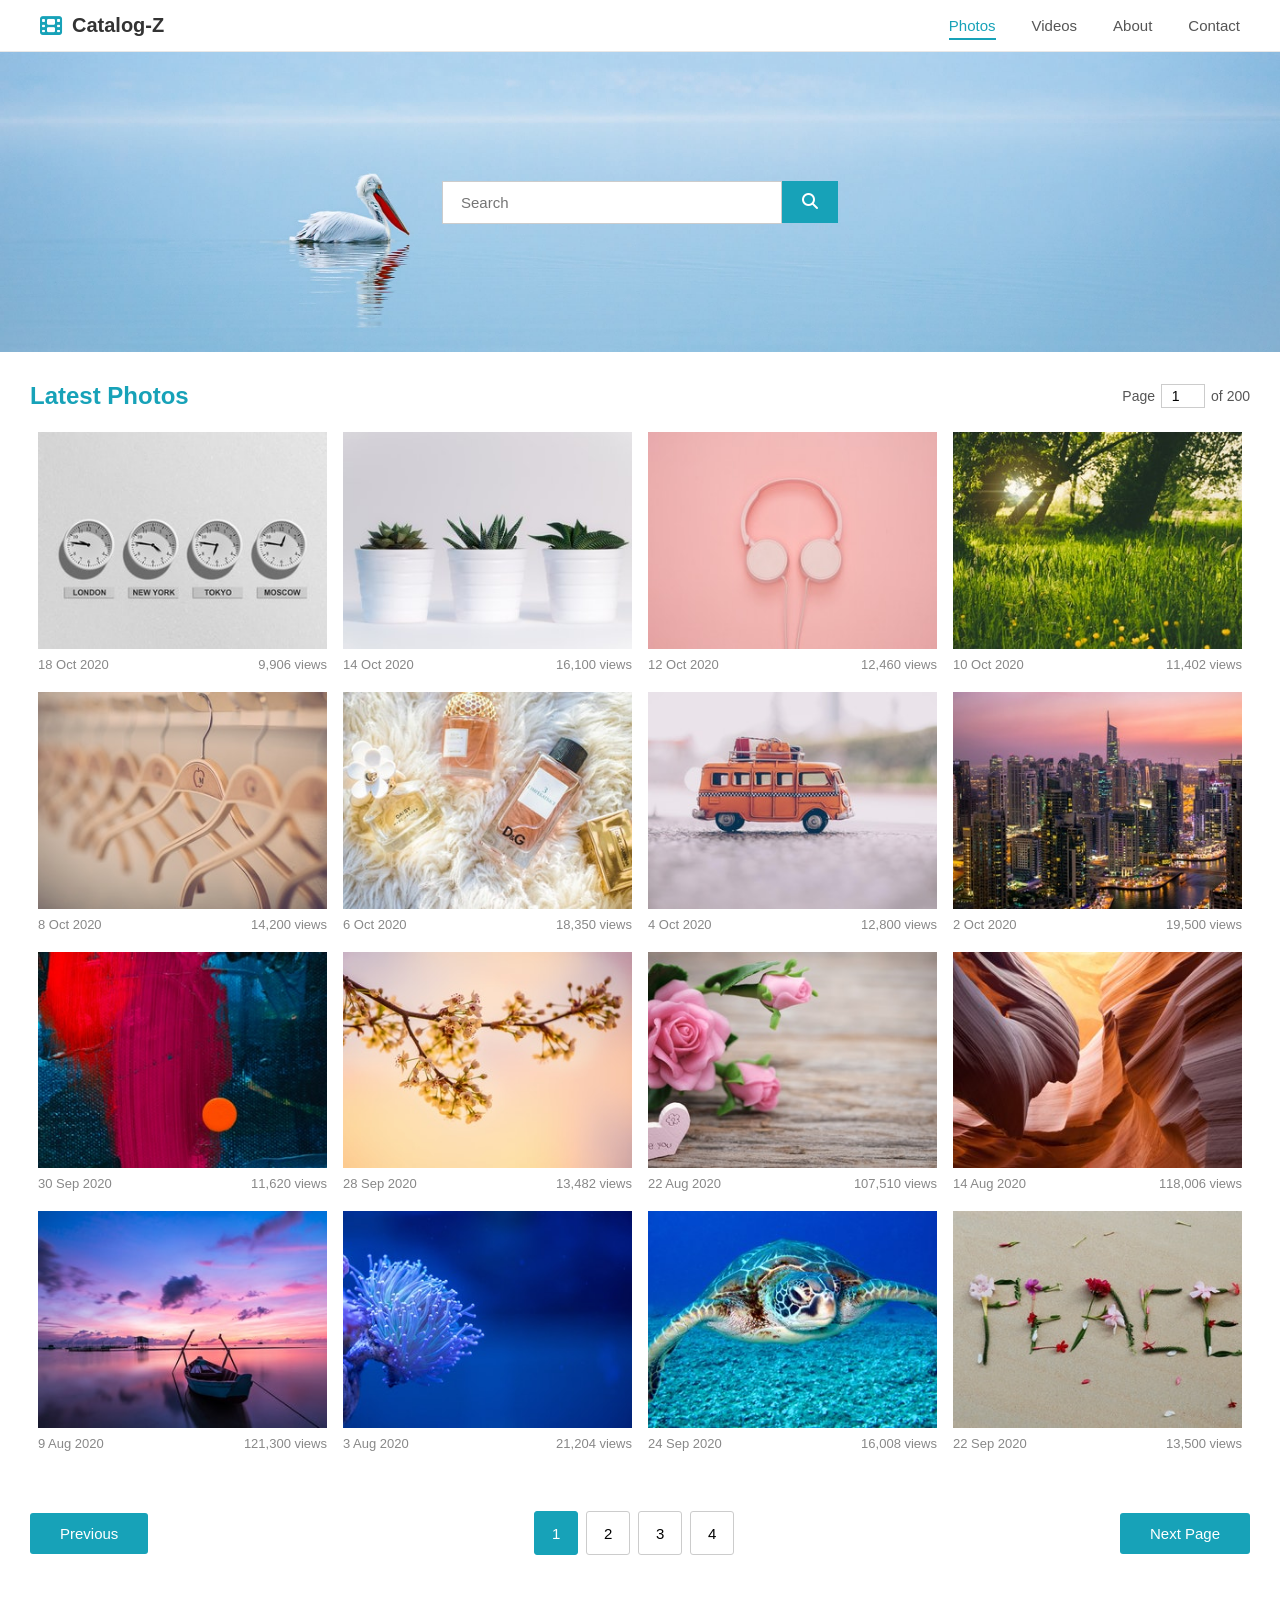
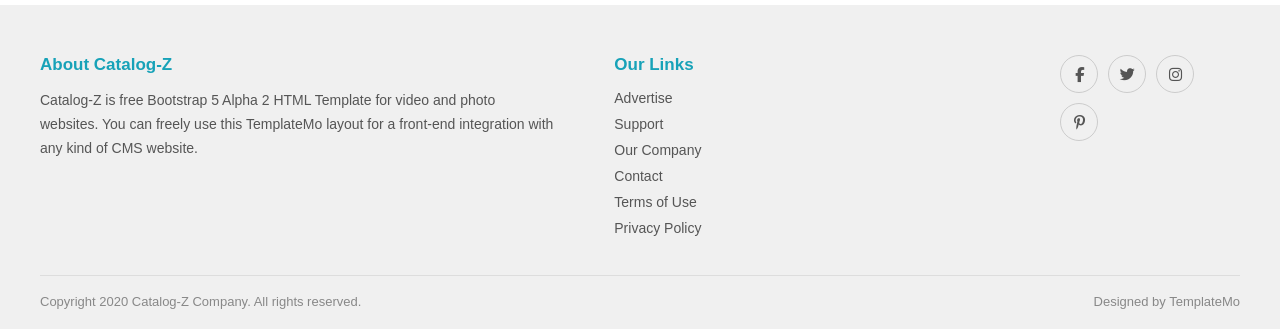
<file: index.html>
<!DOCTYPE html>
<html lang="en">
<head>
  <meta charset="UTF-8" />
  <meta name="viewport" content="width=device-width, initial-scale=1.0"/>
  <title>Catalog-Z - Photos</title>
  <link rel="stylesheet" href="style.css" />
  <link rel="stylesheet" href="https://cdnjs.cloudflare.com/ajax/libs/font-awesome/6.5.0/css/all.min.css"/>
</head>
<body>

  <nav class="navbar">
    <div class="nav-brand">
      <i class="fa fa-film"></i>
      <span>Catalog-Z</span>
    </div>
    <ul class="nav-links">
      <li><a href="index.html" class="active">Photos</a></li>
      <li><a href="#">Videos</a></li>
      <li><a href="#">About</a></li>
      <li><a href="#">Contact</a></li>
    </ul>
  </nav>

  
  <section class="hero">
    <div class="hero-search">
      <input type="text" placeholder="Search" />
      <button type="button"><i class="fa fa-search"></i></button>
    </div>
  </section>

  <main class="main-content">

    <div class="section-header">
      <h2>Latest Photos</h2>
      <div class="page-indicator">
        Page <input type="number" value="1" min="1" max="200" /> of 200
      </div>
    </div>

    <div class="photo-grid">

      <a href="photo.html" class="photo-card">
        <div class="card-img-wrap">
          <img src="images/img-01.jpg" alt="World Clocks" />
          <div class="card-overlay">
            <div class="card-overlay-border">
              <span>CLOCKS</span>
            </div>
          </div>
        </div>
        <div class="card-meta">
          <span class="card-date">18 Oct 2020</span>
          <span class="card-views">9,906 views</span>
        </div>
      </a>

      <a href="photo.html" class="photo-card">
        <div class="card-img-wrap">
          <img src="images/img-02.jpg" alt="Succulents" />
          <div class="card-overlay">
            <div class="card-overlay-border">
              <span>SUCCULENTS</span>
            </div>
          </div>
        </div>
        <div class="card-meta">
          <span class="card-date">14 Oct 2020</span>
          <span class="card-views">16,100 views</span>
        </div>
      </a>
      <a href="photo.html" class="photo-card">
        <div class="card-img-wrap">
          <img src="images/img-03.jpg" alt="Green Nature" />
          <div class="card-overlay">
            <div class="card-overlay-border">
              <span>NATURE</span>
            </div>
          </div>
        </div>
        <div class="card-meta">
          <span class="card-date">12 Oct 2020</span>
          <span class="card-views">12,460 views</span>
        </div>
      </a>

      <a href="photo.html" class="photo-card">
        <div class="card-img-wrap">
          <img src="images/img-04.jpg" alt="Headphones" />
          <div class="card-overlay">
            <div class="card-overlay-border">
              <span>HEADPHONES</span>
            </div>
          </div>
        </div>
        <div class="card-meta">
          <span class="card-date">10 Oct 2020</span>
          <span class="card-views">11,402 views</span>
        </div>
      </a>

      <a href="photo.html" class="photo-card">
        <div class="card-img-wrap">
          <img src="images/img-05.jpg" alt="Hangers" />
          <div class="card-overlay">
            <div class="card-overlay-border">
              <span>HANGERS</span>
            </div>
          </div>
        </div>
        <div class="card-meta">
          <span class="card-date">8 Oct 2020</span>
          <span class="card-views">14,200 views</span>
        </div>
      </a>

      <a href="photo.html" class="photo-card">
        <div class="card-img-wrap">
          <img src="images/img-06.jpg" alt="Perfumes" />
          <div class="card-overlay">
            <div class="card-overlay-border">
              <span>PERFUMES</span>
            </div>
          </div>
        </div>
        <div class="card-meta">
          <span class="card-date">6 Oct 2020</span>
          <span class="card-views">18,350 views</span>
        </div>
      </a>

      <a href="photo.html" class="photo-card">
        <div class="card-img-wrap">
          <img src="images/img-07.jpg" alt="Toy Van" />
          <div class="card-overlay">
            <div class="card-overlay-border">
              <span>TOY VAN</span>
            </div>
          </div>
        </div>
        <div class="card-meta">
          <span class="card-date">4 Oct 2020</span>
          <span class="card-views">12,800 views</span>
        </div>
      </a>

      <a href="photo.html" class="photo-card">
        <div class="card-img-wrap">
          <img src="images/img-08.jpg" alt="City Sunset" />
          <div class="card-overlay">
            <div class="card-overlay-border">
              <span>CITY SUNSET</span>
            </div>
          </div>
        </div>
        <div class="card-meta">
          <span class="card-date">2 Oct 2020</span>
          <span class="card-views">19,500 views</span>
        </div>
      </a>

      <a href="photo.html" class="photo-card">
        <div class="card-img-wrap">
          <img src="images/img-09.jpg" alt="Shoes on Sand" />
          <div class="card-overlay">
            <div class="card-overlay-border">
              <span>SHOES</span>
            </div>
          </div>
        </div>
        <div class="card-meta">
          <span class="card-date">30 Sep 2020</span>
          <span class="card-views">11,620 views</span>
        </div>
      </a>

      <a href="photo.html" class="photo-card">
        <div class="card-img-wrap">
          <img src="images/img-10.jpg" alt="Perfume Bottles" />
          <div class="card-overlay">
            <div class="card-overlay-border">
              <span>PERFUMES</span>
            </div>
          </div>
        </div>
        <div class="card-meta">
          <span class="card-date">28 Sep 2020</span>
          <span class="card-views">13,482 views</span>
        </div>
      </a>

      <a href="photo.html" class="photo-card">
        <div class="card-img-wrap">
          <img src="images/img-11.jpg" alt="Purple Sunset" />
          <div class="card-overlay">
            <div class="card-overlay-border">
              <span>SUNSET</span>
            </div>
          </div>
        </div>
        <div class="card-meta">
          <span class="card-date">22 Aug 2020</span>
          <span class="card-views">107,510 views</span>
        </div>
      </a>

      <a href="photo.html" class="photo-card">
        <div class="card-img-wrap">
          <img src="images/img-12.jpg" alt="Blue Coral" />
          <div class="card-overlay">
            <div class="card-overlay-border">
              <span>CORAL</span>
            </div>
          </div>
        </div>
        <div class="card-meta">
          <span class="card-date">14 Aug 2020</span>
          <span class="card-views">118,006 views</span>
        </div>
      </a>

      <a href="photo.html" class="photo-card">
        <div class="card-img-wrap">
          <img src="images/img-13.jpg" alt="Sea Turtle" />
          <div class="card-overlay">
            <div class="card-overlay-border">
              <span>SEA TURTLE</span>
            </div>
          </div>
        </div>
        <div class="card-meta">
          <span class="card-date">9 Aug 2020</span>
          <span class="card-views">121,300 views</span>
        </div>
      </a>

      <a href="photo.html" class="photo-card">
        <div class="card-img-wrap">
          <img src="images/img-14.jpg" alt="Peace Sign" />
          <div class="card-overlay">
            <div class="card-overlay-border">
              <span>PEACE</span>
            </div>
          </div>
        </div>
        <div class="card-meta">
          <span class="card-date">3 Aug 2020</span>
          <span class="card-views">21,204 views</span>
        </div>
      </a>

      <a href="photo.html" class="photo-card">
        <div class="card-img-wrap">
          <img src="images/img-15.jpg" alt="Abstract Colors" />
          <div class="card-overlay">
            <div class="card-overlay-border">
              <span>ABSTRACT</span>
            </div>
          </div>
        </div>
        <div class="card-meta">
          <span class="card-date">24 Sep 2020</span>
          <span class="card-views">16,008 views</span>
        </div>
      </a>

      <a href="photo.html" class="photo-card">
        <div class="card-img-wrap">
          <img src="images/img-16.jpg" alt="Night City" />
          <div class="card-overlay">
            <div class="card-overlay-border">
              <span>NIGHT CITY</span>
            </div>
          </div>
        </div>
        <div class="card-meta">
          <span class="card-date">22 Sep 2020</span>
          <span class="card-views">13,500 views</span>
        </div>
      </a>

    </div>
    <div class="pagination">
      <button class="btn-prev">Previous</button>
      <div class="page-numbers">
        <button class="active">1</button>
        <button>2</button>
        <button>3</button>
        <button>4</button>
      </div>
      <button class="btn-next">Next Page</button>
    </div>

  </main>

  <footer class="footer">
    <div class="footer-inner">

      <div class="footer-about">
        <h4>About Catalog-Z</h4>
        <p>Catalog-Z is free Bootstrap 5 Alpha 2 HTML Template for video and photo websites. You can freely use this TemplateMo layout for a front-end integration with any kind of CMS website.</p>
      </div>

      <div class="footer-links">
        <h4>Our Links</h4>
        <div class="footer-links-row">
          <ul>
            <li><a href="#">Advertise</a></li>
            <li><a href="#">Support</a></li>
            <li><a href="#">Our Company</a></li>
            <li><a href="#">Contact</a></li>
          </ul>
          <ul>
            <li><a href="#">Terms of Use</a></li>
            <li><a href="#">Privacy Policy</a></li>
          </ul>
        </div>
      </div>

      <div class="footer-social-wrap">
        <div class="footer-social">
          <a href="#"><i class="fab fa-facebook-f"></i></a>
          <a href="#"><i class="fab fa-twitter"></i></a>
          <a href="#"><i class="fab fa-instagram"></i></a>
          <a href="#"><i class="fab fa-pinterest-p"></i></a>
        </div>
      </div>

    </div>

    <div class="footer-bottom">
      <p>Copyright 2020 Catalog-Z Company. All rights reserved.</p>
      <p>Designed by TemplateMo</p>
    </div>
  </footer>

</body>
</html>
</file>
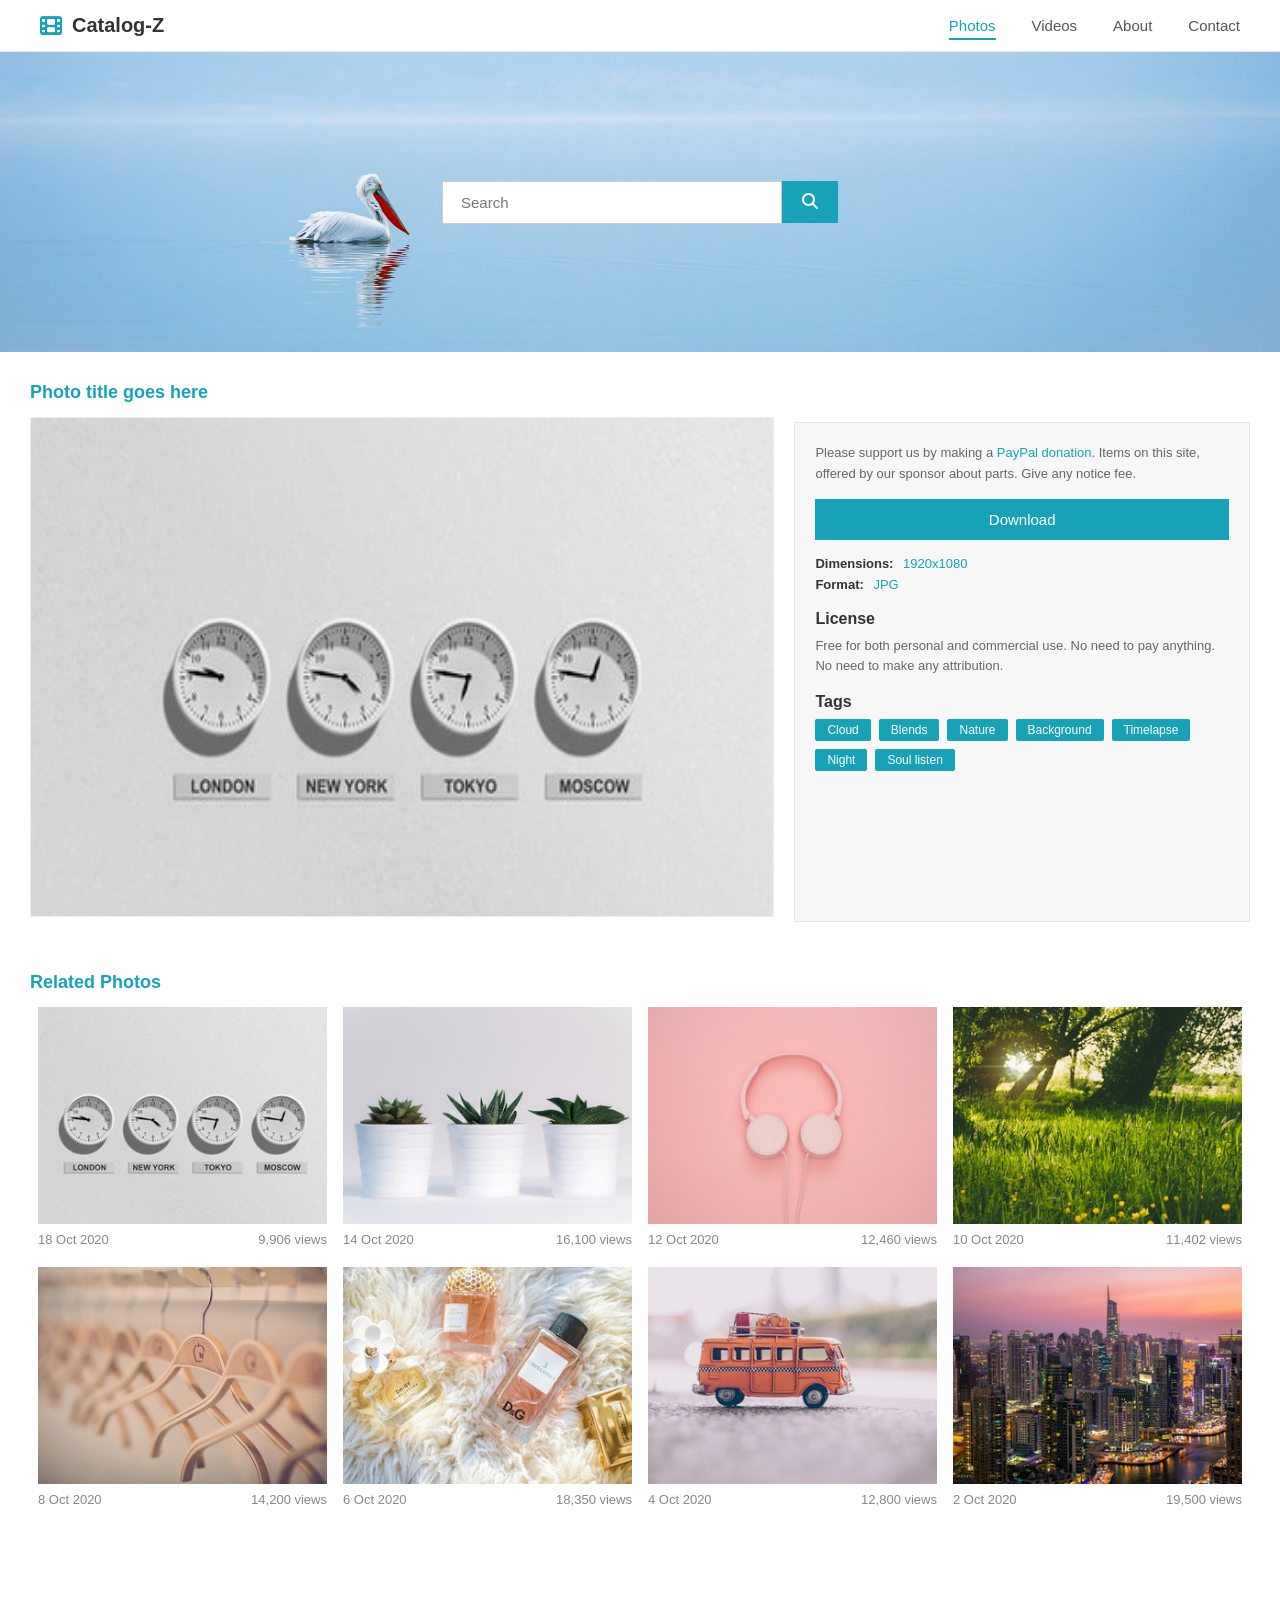
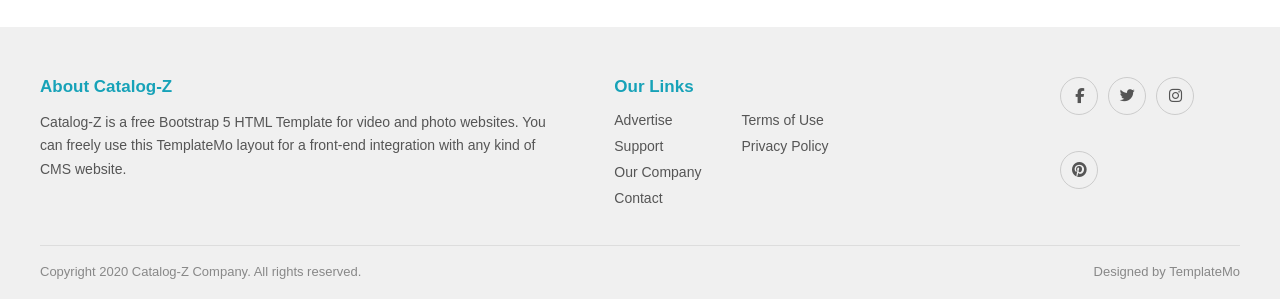
<file: photo.html>
<!DOCTYPE html>
<html lang="en">
<head>
  <meta charset="UTF-8"/>
  <meta name="viewport" content="width=device-width, initial-scale=1.0"/>
  <title>Catalog-Z - Photo Detail</title>
  <link rel="stylesheet" href="style.css"/>
  <link rel="stylesheet" href="https://cdnjs.cloudflare.com/ajax/libs/font-awesome/6.4.0/css/all.min.css"/>
</head>
<body>

  <nav class="navbar">
    <div class="nav-brand">
      <i class="fa fa-film"></i>
      <span>Catalog-Z</span>
    </div>
    <ul class="nav-links">
      <li><a href="../index.html" class="active">Photos</a></li>
      <li><a href="#">Videos</a></li>
      <li><a href="#">About</a></li>
      <li><a href="#">Contact</a></li>
    </ul>
  </nav>

  <div class="hero hero-small">
    <div class="hero-search">
      <input type="text" placeholder="Search"/>
      <button><i class="fa fa-search"></i></button>
    </div>
  </div>

  <main class="detail-main">
    <div class="detail-container">
      
      <div class="detail-photo-wrap">
        <h3 id="detail-title" class="detail-title">Photo title goes here</h3>
        <img id="detail-img" src="images/img-01.jpg" alt="Photo" class="detail-img"/>
      </div>

      <div class="detail-info">
        <p class="detail-support-text">
          Please support us by making a <a href="#">PayPal donation</a>. Items on this site, offered by our sponsor about parts. Give any notice fee.
        </p>
        <button class="btn-download">Download</button>

        <div class="detail-meta">
          <p><span>Dimensions:</span> <a href="#">1920x1080</a></p>
          <p><span>Format:</span> <a href="#">JPG</a></p>
        </div>

        <div class="detail-license">
          <h4>License</h4>
          <p>Free for both personal and commercial use. No need to pay anything. No need to make any attribution.</p>
        </div>

        <div class="detail-tags">
          <h4>Tags</h4>
          <div class="tag-list" id="detail-tags">
            <a href="#">Cloud</a>
            <a href="#">Blends</a>
            <a href="#">Nature</a>
            <a href="#">Background</a>
            <a href="#">Timelapse</a>
            <a href="#">Night</a>
            <a href="#">Soul listen</a>
          </div>
        </div>
      </div>
    </div>

    <h3 class="detail-title">Related Photos</h3>
     <div class="photo-grid">

      <a href="photo.html" class="photo-card">
        <div class="card-img-wrap">
        
          <img src="images/img-01.jpg" alt="World Clocks" />
          <div class="card-overlay">
            <div class="card-overlay-border">
              <span>CLOCKS</span>
            </div>
          </div>
        </div>
        <div class="card-meta">
          <span class="card-date">18 Oct 2020</span>
          <span class="card-views">9,906 views</span>
        </div>
      </a>

      <a href="photo.html" class="photo-card">
        <div class="card-img-wrap">
          <img src="images/img-02.jpg" alt="Succulents" />
          <div class="card-overlay">
            <div class="card-overlay-border">
              <span>SUCCULENTS</span>
            </div>
          </div>
        </div>
        <div class="card-meta">
          <span class="card-date">14 Oct 2020</span>
          <span class="card-views">16,100 views</span>
        </div>
      </a>

      <a href="photo.html" class="photo-card">
        <div class="card-img-wrap">
          <img src="images/img-03.jpg" alt="Green Nature" />
          <div class="card-overlay">
            <div class="card-overlay-border">
              <span>NATURE</span>
            </div>
          </div>
        </div>
        <div class="card-meta">
          <span class="card-date">12 Oct 2020</span>
          <span class="card-views">12,460 views</span>
        </div>
      </a>

      <a href="photo.html" class="photo-card">
        <div class="card-img-wrap">
          <img src="images/img-04.jpg" alt="Headphones" />
          <div class="card-overlay">
            <div class="card-overlay-border">
              <span>HEADPHONES</span>
            </div>
          </div>
        </div>
        <div class="card-meta">
          <span class="card-date">10 Oct 2020</span>
          <span class="card-views">11,402 views</span>
        </div>
      </a>

      <a href="photo.html" class="photo-card">
        <div class="card-img-wrap">
          <img src="images/img-05.jpg" alt="Hangers" />
          <div class="card-overlay">
            <div class="card-overlay-border">
              <span>HANGERS</span>
            </div>
          </div>
        </div>
        <div class="card-meta">
          <span class="card-date">8 Oct 2020</span>
          <span class="card-views">14,200 views</span>
        </div>
      </a>

      <a href="photo.html" class="photo-card">
        <div class="card-img-wrap">
          <img src="images/img-06.jpg" alt="Perfumes" />
          <div class="card-overlay">
            <div class="card-overlay-border">
              <span>PERFUMES</span>
            </div>
          </div>
        </div>
        <div class="card-meta">
          <span class="card-date">6 Oct 2020</span>
          <span class="card-views">18,350 views</span>
        </div>
      </a>

      <a href="photo.html" class="photo-card">
        <div class="card-img-wrap">
          <img src="images/img-07.jpg" alt="Toy Van" />
          <div class="card-overlay">
            <div class="card-overlay-border">
              <span>TOY VAN</span>
            </div>
          </div>
        </div>
        <div class="card-meta">
          <span class="card-date">4 Oct 2020</span>
          <span class="card-views">12,800 views</span>
        </div>
      </a>

      <a href="photo.html" class="photo-card">
        <div class="card-img-wrap">
          <img src="images/img-08.jpg" alt="City Sunset" />
          <div class="card-overlay">
            <div class="card-overlay-border">
              <span>CITY SUNSET</span>
            </div>
          </div>
        </div>
        <div class="card-meta">
          <span class="card-date">2 Oct 2020</span>
          <span class="card-views">19,500 views</span>
        </div>
      </a>

    </div>
  </main>

  <footer class="footer">
    <div class="footer-inner">
      <div class="footer-about">
        <h4>About Catalog-Z</h4>
        <p>Catalog-Z is a free Bootstrap 5 HTML Template for video and photo websites. You can freely use this TemplateMo layout for a front-end integration with any kind of CMS website.</p>
      </div>
      <div class="footer-links">
        <h4>Our Links</h4>
        <div class="footer-links-cols">
          <ul>
            <li><a href="#">Advertise</a></li>
            <li><a href="#">Support</a></li>
            <li><a href="#">Our Company</a></li>
            <li><a href="#">Contact</a></li>
          </ul>
          <ul>
            <li><a href="#">Terms of Use</a></li>
            <li><a href="#">Privacy Policy</a></li>
          </ul>
        </div>
      </div>
      <div class="footer-social">
        <a href="#"><i class="fab fa-facebook-f"></i></a>
        <a href="#"><i class="fab fa-twitter"></i></a>
        <a href="#"><i class="fab fa-instagram"></i></a>
        <a href="#"><i class="fab fa-pinterest"></i></a>
      </div>
    </div>
    <div class="footer-bottom">
      <p>Copyright 2020 Catalog-Z Company. All rights reserved.</p>
      <p>Designed by TemplateMo</p>
    </div>
  </footer>
</body>
</html>
</file>
<file: style.css>
*, *::before, *::after {
  box-sizing: border-box;
  margin: 0;
  padding: 0;
}

body {
  font-family: 'Segoe UI', Tahoma, Geneva, Verdana, sans-serif;
  color: #333;
  background: #fff;
}

a {
  text-decoration: none;
  color: inherit;
}

.navbar {
  position: sticky;
  top: 0;
  z-index: 1000;
  background: #fff;
  border-bottom: 1px solid #e8e8e8;
  display: flex;
  align-items: center;
  justify-content: space-between;
  padding: 14px 40px;
}

.nav-brand {
  display: flex;
  align-items: center;
  gap: 10px;
  font-size: 20px;
  font-weight: 600;
  color: #333;
}

.nav-brand i {
  color: #17a2b8;
  font-size: 22px;
}

.nav-links {
  display: flex;
  list-style: none;
  gap: 36px;
}

.nav-links a {
  font-size: 15px;
  color: #555;
  padding-bottom: 4px;
  transition: color 0.2s;
}

.nav-links a:hover,
.nav-links a.active {
  color: #17a2b8;
  border-bottom: 2px solid #17a2b8;
}


.hero {

  height: 300px;
  background-image: url('images/hero.jpg');
  background-repeat: no-repeat;
background-size: cover;
  background-position: center;
  background-size: cover;
  background-attachment: scroll; 
  display: flex;
  align-items: center;
  justify-content: center;
}

.hero-small {
  height: 300px;
}

.hero-search {
  display: flex;
  align-items: center;
  gap: 0;
}

.hero-search input {
  width: 340px;
  padding: 12px 18px;
  font-size: 15px;
  border: 1px solid #ccc;
  outline: none;
  background: #fff;
}

.hero-search button {
  padding: 12px 20px;
  background: #17a2b8;
  border: none;
  cursor: pointer;
  color: #fff;
  font-size: 16px;
  transition: background 0.2s;
}

.hero-search button:hover {
  background: #138496;
}

.main-content {

  max-width: 100%;

  margin: 0 auto;
  padding: 30px 30px 50px;
}

.section-header {
  display: flex;
  align-items: center;
  justify-content: space-between;
  margin-bottom: 22px;
}

.section-header h2 {
  font-size: 24px;
  font-weight: 700;
  color: #17a2b8;
}

.page-indicator {
  display: flex;
  align-items: center;
  gap: 6px;
  font-size: 14px;
  color: #555;
}

.page-indicator input {
  width: 44px;
  padding: 3px 6px;
  border: 1px solid #ccc;
  text-align: center;
  font-size: 14px;
}

.photo-grid {
  display: flex;
  width: 100%;
  flex-wrap: wrap;
  gap: 0;
  margin-bottom: 40px;
}

.photo-card {
  width: 25%;
  cursor: pointer;
  padding: 0 8px 20px 8px;
}

.card-img-wrap {
  position: relative;
  overflow: hidden;
  width: 100%;
  aspect-ratio: 4/3;
  background: #111;
}

.card-img-wrap img {
  width: 100%;
  height: 100%;
  object-fit: cover;
  display: block;
  transition: transform 0.4s ease, filter 0.4s ease;
}
.card-overlay {
  position: absolute;
  inset: 0;
  background: rgba(0,0,0,0.55);
  display: flex;
  align-items: center;
  justify-content: center;
  opacity: 0;
  transition: opacity 0.35s ease;
}

.card-overlay-border {
  border: 2px solid rgba(255,255,255,0.85);
  width: 75%;
  height: 60%;
  display: flex;
  align-items: center;
  justify-content: center;
  transform: scale(0.7);
  transition: transform 0.35s ease;
}

.card-overlay-border span {
  color: #fff;
  font-size: 15px;
  font-weight: 600;
  letter-spacing: 2px;
  text-transform: uppercase;
  text-align: center;
  padding: 0 10px;
}

.photo-card:hover .card-overlay {
  opacity: 1;
}

.photo-card:hover .card-overlay-border {
  transform: scale(1);
}

.photo-card:hover .card-img-wrap img {
  transform: scale(1.06);
  filter: brightness(0.7);
}

.card-meta {
  display: flex;
  justify-content: space-between;
  padding: 8px 0 0;
  font-size: 13px;
  color: #888;
}

.pagination {
  display: flex;
  align-items: center;
  justify-content: space-between;
  margin-top: 10px;
}

.btn-prev, .btn-next {
  padding: 12px 30px;
  background: #17a2b8;
  color: #fff;
  border: none;
  font-size: 15px;
  cursor: pointer;
  border-radius: 3px;
  transition: background 0.2s;
}

.btn-prev:hover, .btn-next:hover {
  background: #138496;
}

.page-numbers {
  display: flex;
  gap: 8px;
}

.page-numbers button {
  width: 44px;
  height: 44px;
  border: 1px solid #ccc;
  background: #fff;
  font-size: 15px;
  cursor: pointer;
  border-radius: 3px;
  transition: background 0.2s, color 0.2s;
}

.page-numbers button.active {
  background: #17a2b8;
  color: #fff;
  border-color: #17a2b8;
}

.page-numbers button:hover:not(.active) {
  background: #f0f0f0;
}

.footer {
  background: #f0f0f0;
  padding: 50px 40px 20px;
}

.footer-inner {
  display: flex;
  gap: 60px;
  flex-wrap: wrap;
  max-width: 1200px;
  margin: 0 auto 30px;
}

.footer-about {
  flex: 2;
  min-width: 260px;
}

.footer-about h4,
.footer-links h4 {
  color: #17a2b8;
  font-size: 17px;
  margin-bottom: 14px;
}

.footer-about p {
  font-size: 14px;
  color: #555;
  line-height: 1.7;
}

.footer-links {
  flex: 1.5;
  min-width: 200px;
}

.footer-links-cols {
  display: flex;
  gap: 40px;
}

.footer-links ul {
  list-style: none;
}

.footer-links ul li {
  margin-bottom: 8px;
}

.footer-links ul li a {
  font-size: 14px;
  color: #555;
  transition: color 0.2s;
}

.footer-links ul li a:hover {
  color: #17a2b8;
}

.footer-social {
  display: flex;
  flex-direction: column;
  align-items: flex-end;
  gap: 10px;
}

.footer-social a {
  display: flex;
  align-items: center;
  justify-content: center;
  width: 38px;
  height: 38px;
  border: 1px solid #ccc;
  border-radius: 50%;
  color: #555;
  font-size: 15px;
  transition: background 0.2s, color 0.2s;
}

.footer-social a:hover {
  background: #17a2b8;
  color: #fff;
  border-color: #17a2b8;
}

/* Override: social icons in a row like template */
.footer-inner .footer-social {
  flex-direction: row;
  align-items: flex-start;
  flex-wrap: wrap;
  max-width: 180px;
}

.footer-bottom {
  border-top: 1px solid #ddd;
  padding-top: 18px;
  display: flex;
  justify-content: space-between;
  max-width: 1200px;
  margin: 0 auto;
  font-size: 13px;
  color: #888;
}
.detail-main {
  max-width: 100%;
  margin: 0 auto;
  padding: 30px 30px 60px;
}

.detail-container {
  display: flex;
  justify-content: space-around;
  gap: 20px;
  align-items: flex-start;
  margin-bottom: 50px;
  flex-wrap: wrap;
}

.detail-photo-wrap {
  flex: 1.8;
  min-width: 300px;
}

.detail-title {
  font-size: 18px;
  color: #17a2b8;
  margin-bottom: 14px;
  font-weight: 600;
}

.detail-img {
  width: 100%;
  height: 500px;
  display: block;
  border: 1px solid #eee;
}

.detail-info {
  flex: 1;
  height: 500px;   
  min-width: 240px;
  background: #f7f7f7;
  padding: 20px;
  margin-top: 40px;
  border: 1px solid #e8e8e8;
}

.detail-support-text {
  font-size: 13px;
  color: #666;
  line-height: 1.6;
  margin-bottom: 14px;
}

.detail-support-text a {
  color: #17a2b8;
}

.btn-download {
  width: 100%;
  padding: 12px;
  background: #17a2b8;
  color: #fff;
  border: none;
  font-size: 15px;
  cursor: pointer;
  margin-bottom: 16px;
  transition: background 0.2s;
}

.btn-download:hover {
  background: #138496;
}

.detail-meta {
  margin-bottom: 18px;
  font-size: 13px;
  color: #555;
}

.detail-meta p {
  margin-bottom: 6px;
}

.detail-meta span {
  color: #333;
  font-weight: 600;
  margin-right: 6px;
}

.detail-meta a {
  color: #17a2b8;
}

.detail-license h4,
.detail-tags h4 {
  font-size: 16px;
  color: #333;
  margin-bottom: 8px;
}

.detail-license p {
  font-size: 13px;
  color: #666;
  line-height: 1.6;
  margin-bottom: 16px;
}

.tag-list {
  display: flex;
  flex-wrap: wrap;
  gap: 8px;
}

.tag-list a {
  background: #17a2b8;
  color: #fff;
  padding: 4px 12px;
  font-size: 12px;
  border-radius: 2px;
  transition: background 0.2s;
}

.tag-list a:hover {
  background: #138496;
}

.related-section h3 {
  font-size: 20px;
  color: #17a2b8;
  margin-bottom: 20px;
}

.related-section .photo-grid {
  gap: 0;
}

.related-section .photo-card {
  width: 25%;
}

@media (max-width: 900px) {
  .photo-card {
    width: 50%;
  }
  .related-section .photo-card {
    width: 50%;
  }
  .detail-container {
    flex-direction: column;
  }
}

@media (max-width: 600px) {
  .navbar {
    padding: 12px 16px;
  }
  .nav-links {
    gap: 16px;
  }
  .photo-card {
    width: 100%;
  }
  .hero-search input {
    width: 200px;
  }
  .footer-inner {
    flex-direction: column;
    gap: 30px;
  }
}
</file>
